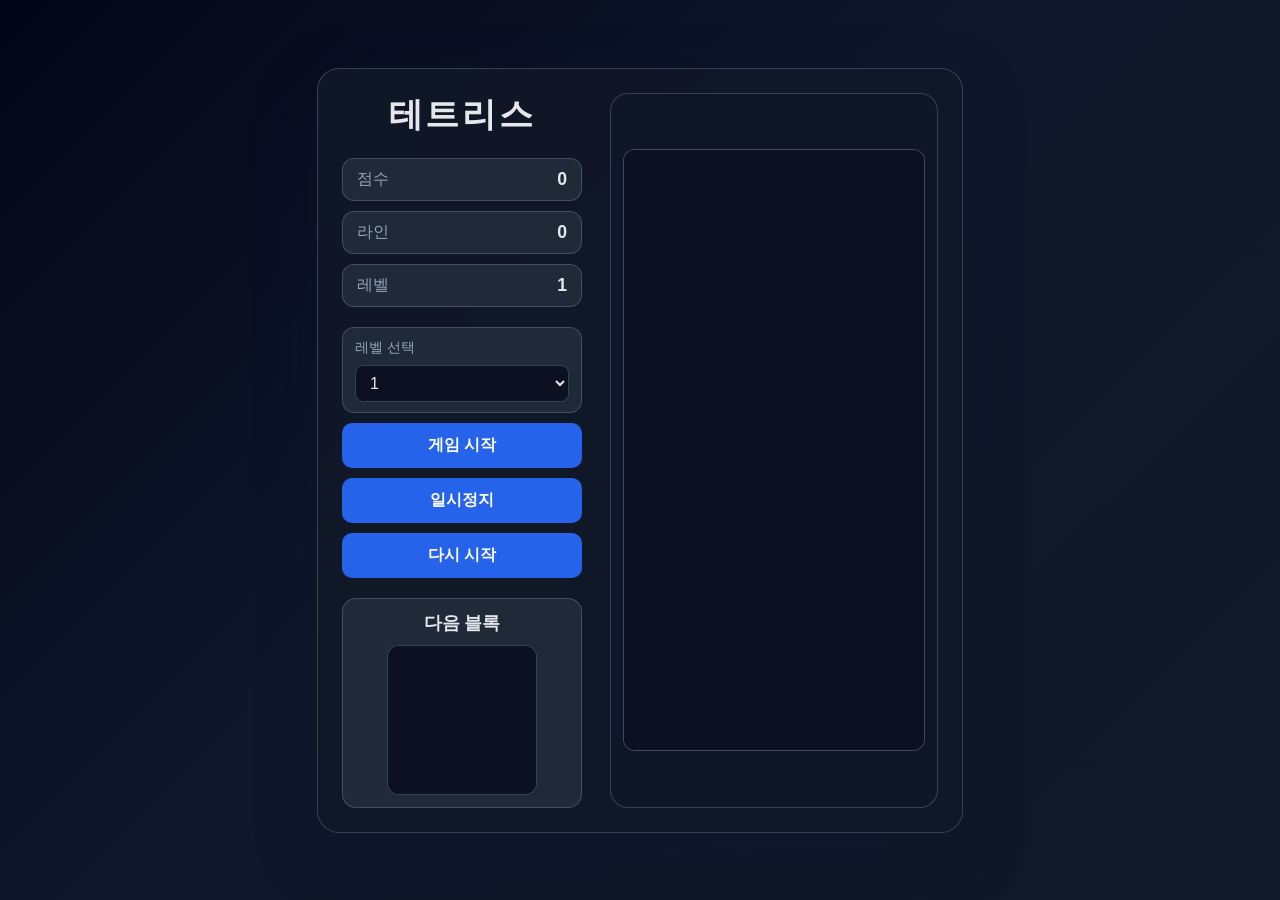
<file: Game01/index.html>
<!DOCTYPE html>
<html lang="ko">
  <head>
    <meta charset="UTF-8" />
    <meta name="viewport" content="width=device-width, initial-scale=1.0" />
    <title>테트리스</title>
    <link rel="stylesheet" href="style.css" />
  </head>
  <body>
    <div class="app">
      <aside class="sidebar">
        <h1>테트리스</h1>

        <div class="stats">
          <div class="stat-box">
            <span>점수</span>
            <strong id="score">0</strong>
          </div>
          <div class="stat-box">
            <span>라인</span>
            <strong id="lines">0</strong>
          </div>
          <div class="stat-box">
            <span>레벨</span>
            <strong id="level">1</strong>
          </div>
        </div>

        <div class="controls">
          <div class="level-picker">
            <label for="level-select">레벨 선택</label>
            <select id="level-select">
              <option value="1">1</option>
              <option value="2">2</option>
              <option value="3">3</option>
              <option value="4">4</option>
              <option value="5">5</option>
              <option value="6">6</option>
              <option value="7">7</option>
              <option value="8">8</option>
              <option value="9">9</option>
            </select>
          </div>

          <button id="start-btn" type="button">게임 시작</button>
          <button id="pause-btn" type="button">일시정지</button>
          <button id="restart-btn" type="button">다시 시작</button>
        </div>

        <div class="preview-box">
          <h2>다음 블록</h2>
          <canvas id="next" width="150" height="150"></canvas>
        </div>
      </aside>

      <main class="game-panel">
        <canvas id="board" width="300" height="600" aria-label="테트리스 게임 보드"></canvas>
      </main>
    </div>

    <script src="script.js"></script>
  </body>
</html>
</file>
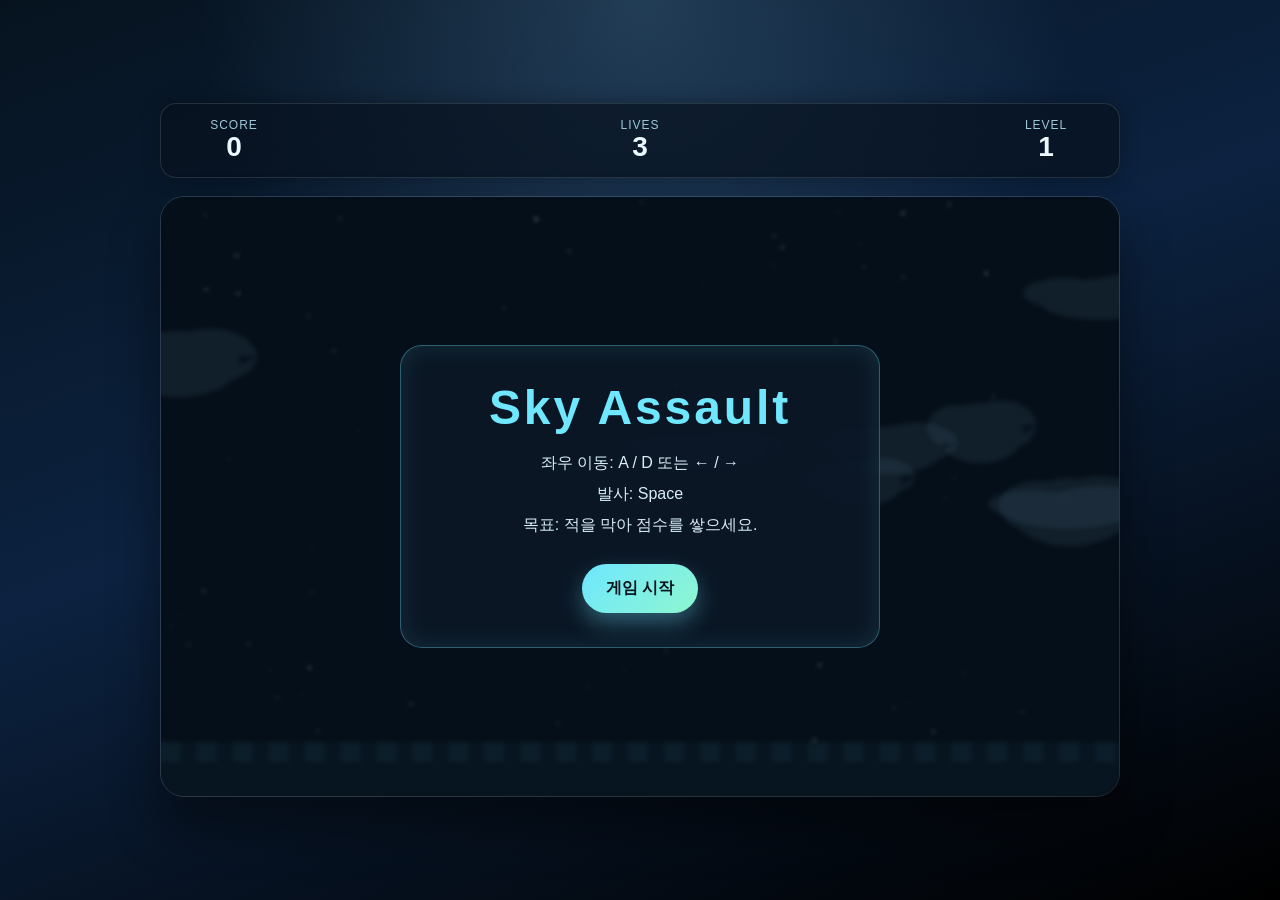
<file: game02/index.html>
<!DOCTYPE html>
<html lang="ko">
  <head>
    <meta charset="UTF-8" />
    <meta name="viewport" content="width=device-width, initial-scale=1.0" />
    <title>Sky Assault</title>
    <link rel="stylesheet" href="style.css" />
  </head>
  <body>
    <div class="page">
      <header class="hud">
        <div class="hud-item">
          <span class="label">Score</span>
          <span id="score">0</span>
        </div>
        <div class="hud-item">
          <span class="label">Lives</span>
          <span id="lives">3</span>
        </div>
        <div class="hud-item">
          <span class="label">Level</span>
          <span id="level">1</span>
        </div>
      </header>

      <div class="game-shell">
        <canvas id="gameCanvas" width="960" height="600"></canvas>

        <div id="overlay" class="overlay visible">
          <div class="panel">
            <h1>Sky Assault</h1>
            <p>좌우 이동: A / D 또는 ← / →</p>
            <p>발사: Space</p>
            <p>목표: 적을 막아 점수를 쌓으세요.</p>
            <button id="startBtn">게임 시작</button>
          </div>
        </div>
      </div>
    </div>

    <script src="script.js"></script>
  </body>
</html>
</file>
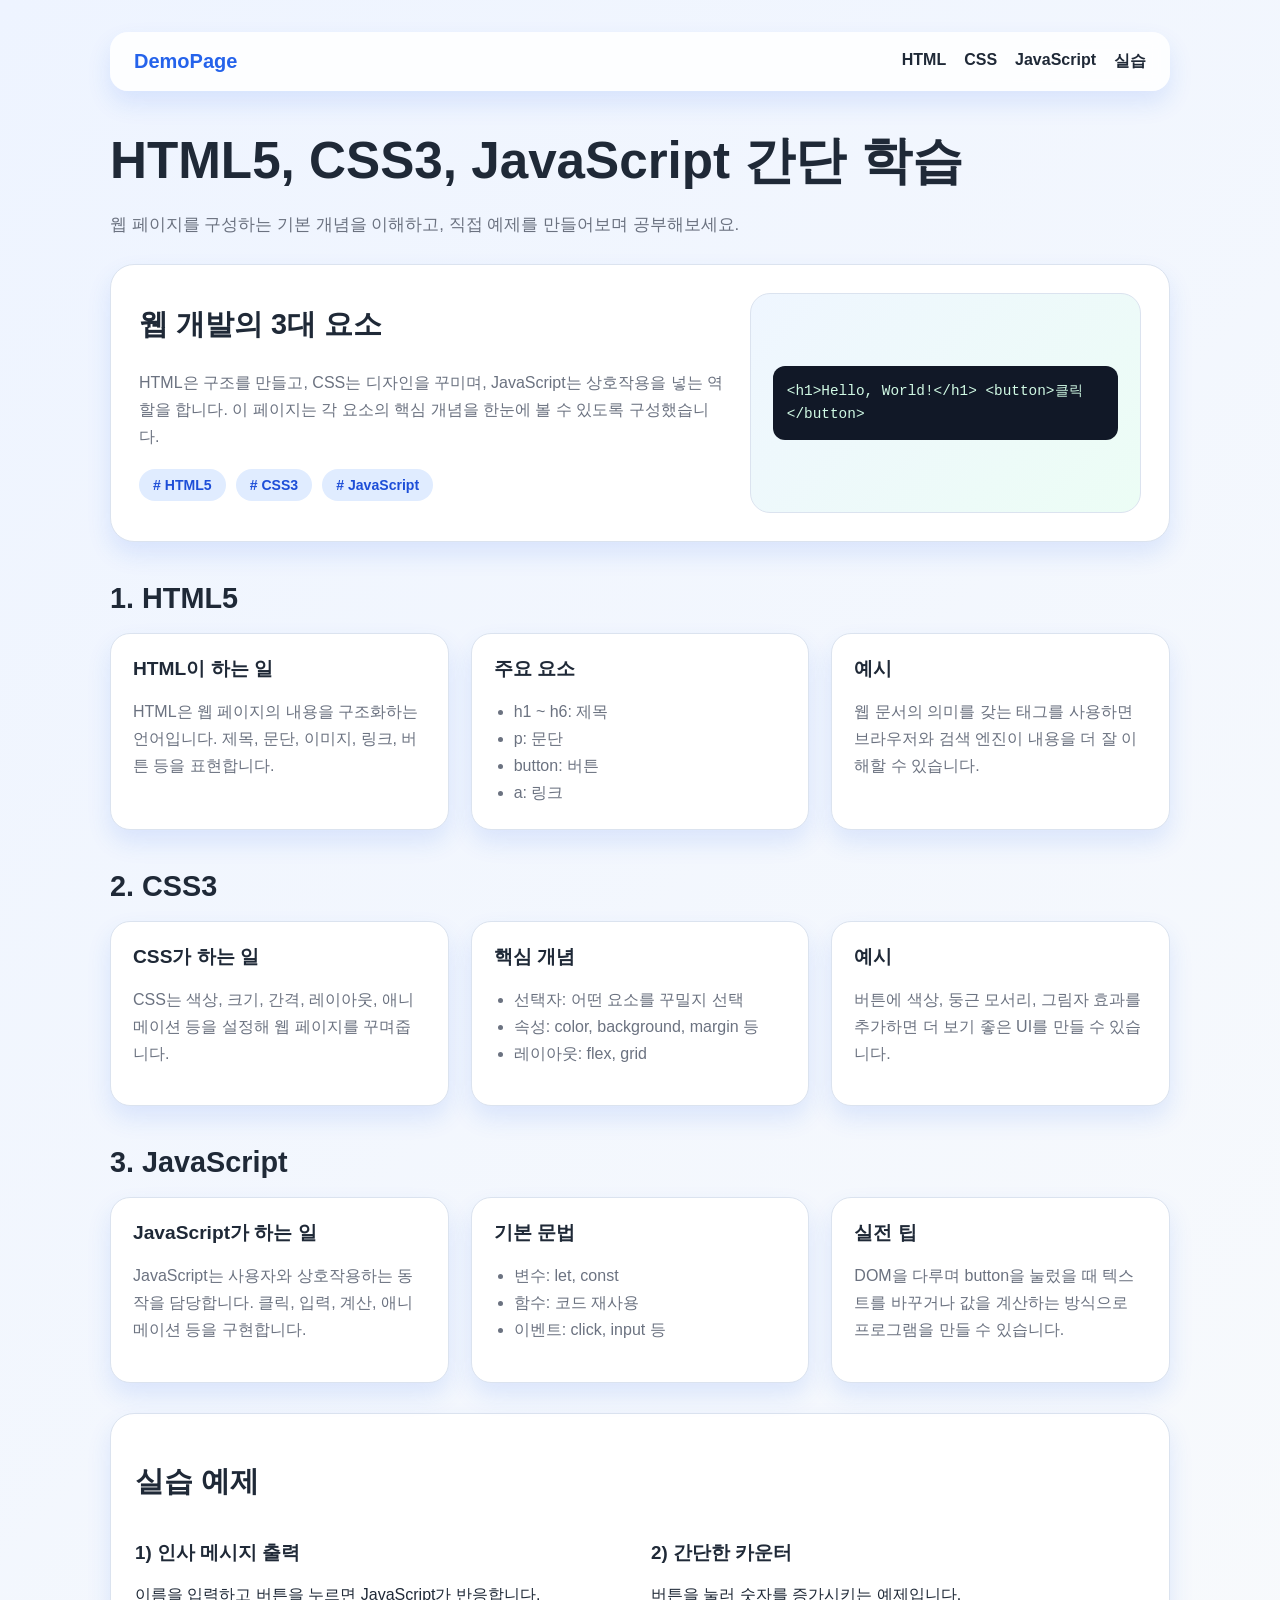
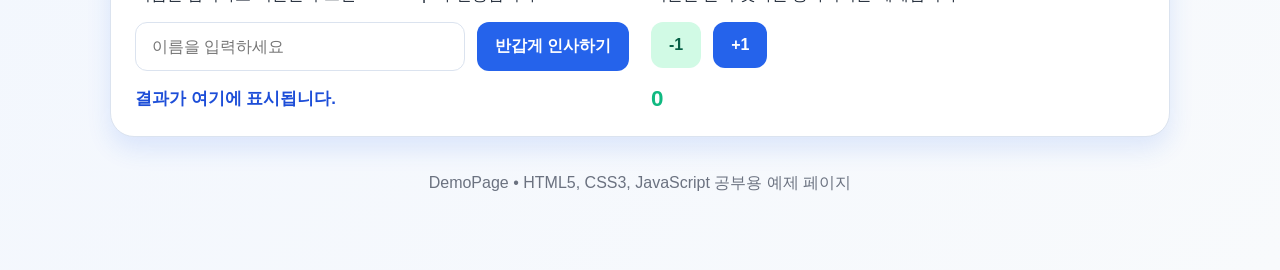
<file: DemoPage.html>
<!DOCTYPE html>
<html lang="ko">
<head>
  <meta charset="UTF-8" />
  <meta name="viewport" content="width=device-width, initial-scale=1.0" />
  <title>DemoPage</title>
  <style>
    :root {
      --bg: #f4f7fb;
      --panel: #ffffff;
      --primary: #2563eb;
      --primary-dark: #1d4ed8;
      --accent: #10b981;
      --text: #1f2937;
      --muted: #6b7280;
      --border: #dbe3ef;
      --shadow: 0 12px 24px rgba(37, 99, 235, 0.12);
    }

    * { box-sizing: border-box; }

    body {
      margin: 0;
      font-family: Arial, Helvetica, sans-serif;
      background: linear-gradient(135deg, #eef4ff, #f8fafc);
      color: var(--text);
    }

    .container {
      max-width: 1100px;
      margin: 0 auto;
      padding: 32px 20px 60px;
    }

    .topbar {
      display: flex;
      justify-content: space-between;
      align-items: center;
      background: rgba(255,255,255,0.85);
      backdrop-filter: blur(8px);
      padding: 18px 24px;
      border-radius: 18px;
      box-shadow: var(--shadow);
      position: sticky;
      top: 16px;
      z-index: 10;
    }

    .brand {
      font-size: 1.25rem;
      font-weight: 700;
      color: var(--primary);
    }

    nav {
      display: flex;
      gap: 18px;
      flex-wrap: wrap;
    }

    nav a {
      text-decoration: none;
      color: var(--text);
      font-weight: 600;
    }

    h1 {
      margin: 36px 0 10px;
      font-size: clamp(2rem, 4vw, 3.3rem);
    }

    .subtitle {
      color: var(--muted);
      font-size: 1.05rem;
      margin-bottom: 28px;
    }

    .hero {
      background: var(--panel);
      border: 1px solid var(--border);
      border-radius: 24px;
      box-shadow: var(--shadow);
      padding: 28px;
      display: grid;
      grid-template-columns: 1.2fr 0.8fr;
      gap: 24px;
      align-items: center;
    }

    .hero h2 {
      margin-top: 0;
      font-size: 1.8rem;
    }

    .hero p {
      color: var(--muted);
      line-height: 1.7;
    }

    .chip-group {
      display: flex;
      flex-wrap: wrap;
      gap: 10px;
      margin-top: 18px;
    }

    .chip {
      background: #e0ecff;
      color: var(--primary-dark);
      border-radius: 999px;
      padding: 8px 14px;
      font-weight: 700;
      font-size: 0.88rem;
    }

    .demo-box {
      background: linear-gradient(135deg, #eff6ff, #ecfdf5);
      border-radius: 20px;
      border: 1px solid var(--border);
      padding: 22px;
      min-height: 220px;
      display: flex;
      flex-direction: column;
      justify-content: center;
      gap: 16px;
    }

    .code-preview {
      background: #111827;
      color: #d1fae5;
      border-radius: 12px;
      padding: 14px;
      font-family: Consolas, monospace;
      font-size: 0.9rem;
      line-height: 1.6;
      overflow: auto;
    }

    .section {
      margin-top: 40px;
    }

    .section-title {
      font-size: 1.8rem;
      margin-bottom: 18px;
    }

    .cards {
      display: grid;
      grid-template-columns: repeat(3, minmax(0, 1fr));
      gap: 22px;
    }

    .card {
      background: var(--panel);
      border: 1px solid var(--border);
      border-radius: 20px;
      padding: 22px;
      box-shadow: var(--shadow);
    }

    .card h3 {
      margin-top: 0;
      margin-bottom: 10px;
      font-size: 1.2rem;
    }

    .card p,
    .card li {
      color: var(--muted);
      line-height: 1.7;
    }

    .card ul {
      padding-left: 20px;
      margin-bottom: 0;
    }

    .examples {
      margin-top: 30px;
      background: var(--panel);
      border-radius: 24px;
      border: 1px solid var(--border);
      box-shadow: var(--shadow);
      padding: 24px;
    }

    .example-grid {
      display: grid;
      grid-template-columns: 1fr 1fr;
      gap: 22px;
      margin-top: 20px;
    }

    .input-area {
      display: flex;
      gap: 12px;
      margin-top: 16px;
      flex-wrap: wrap;
    }

    input[type="text"] {
      flex: 1;
      min-width: 180px;
      padding: 14px 16px;
      border: 1px solid var(--border);
      border-radius: 12px;
      font-size: 1rem;
    }

    button {
      border: none;
      border-radius: 12px;
      padding: 14px 18px;
      font-size: 1rem;
      font-weight: 700;
      cursor: pointer;
      transition: transform 0.2s ease, opacity 0.2s ease;
    }

    button:hover {
      transform: translateY(-1px);
      opacity: 0.96;
    }

    .primary-btn {
      background: var(--primary);
      color: white;
    }

    .secondary-btn {
      background: #d1fae5;
      color: #065f46;
    }

    .result {
      margin-top: 16px;
      font-size: 1.05rem;
      font-weight: 600;
      color: var(--primary-dark);
      min-height: 24px;
    }

    .counter {
      margin-top: 18px;
      font-weight: 700;
      font-size: 1.4rem;
      color: var(--accent);
    }

    footer {
      text-align: center;
      color: var(--muted);
      margin-top: 36px;
      padding-bottom: 16px;
    }

    @media (max-width: 900px) {
      .hero,
      .example-grid,
      .cards {
        grid-template-columns: 1fr;
      }

      .topbar {
        flex-direction: column;
        gap: 12px;
      }
    }
  </style>
</head>
<body>
  <div class="container">
    <header class="topbar">
      <div class="brand">DemoPage</div>
      <nav>
        <a href="#html">HTML</a>
        <a href="#css">CSS</a>
        <a href="#js">JavaScript</a>
        <a href="#demo">실습</a>
      </nav>
    </header>

    <h1>HTML5, CSS3, JavaScript 간단 학습</h1>
    <p class="subtitle">
      웹 페이지를 구성하는 기본 개념을 이해하고, 직접 예제를 만들어보며 공부해보세요.
    </p>

    <section class="hero">
      <div>
        <h2>웹 개발의 3대 요소</h2>
        <p>
          HTML은 구조를 만들고, CSS는 디자인을 꾸미며, JavaScript는 상호작용을 넣는 역할을 합니다.
          이 페이지는 각 요소의 핵심 개념을 한눈에 볼 수 있도록 구성했습니다.
        </p>
        <div class="chip-group">
          <span class="chip"># HTML5</span>
          <span class="chip"># CSS3</span>
          <span class="chip"># JavaScript</span>
        </div>
      </div>
      <div class="demo-box">
        <div class="code-preview">
&lt;h1&gt;Hello, World!&lt;/h1&gt;
&lt;button&gt;클릭&lt;/button&gt;
        </div>
      </div>
    </section>

    <section class="section" id="html">
      <h2 class="section-title">1. HTML5</h2>
      <div class="cards">
        <article class="card">
          <h3>HTML이 하는 일</h3>
          <p>
            HTML은 웹 페이지의 내용을 구조화하는 언어입니다. 제목, 문단, 이미지, 링크, 버튼 등을 표현합니다.
          </p>
        </article>
        <article class="card">
          <h3>주요 요소</h3>
          <ul>
            <li>h1 ~ h6: 제목</li>
            <li>p: 문단</li>
            <li>button: 버튼</li>
            <li>a: 링크</li>
          </ul>
        </article>
        <article class="card">
          <h3>예시</h3>
          <p>
            웹 문서의 의미를 갖는 태그를 사용하면 브라우저와 검색 엔진이 내용을 더 잘 이해할 수 있습니다.
          </p>
        </article>
      </div>
    </section>

    <section class="section" id="css">
      <h2 class="section-title">2. CSS3</h2>
      <div class="cards">
        <article class="card">
          <h3>CSS가 하는 일</h3>
          <p>
            CSS는 색상, 크기, 간격, 레이아웃, 애니메이션 등을 설정해 웹 페이지를 꾸며줍니다.
          </p>
        </article>
        <article class="card">
          <h3>핵심 개념</h3>
          <ul>
            <li>선택자: 어떤 요소를 꾸밀지 선택</li>
            <li>속성: color, background, margin 등</li>
            <li>레이아웃: flex, grid</li>
          </ul>
        </article>
        <article class="card">
          <h3>예시</h3>
          <p>
            버튼에 색상, 둥근 모서리, 그림자 효과를 추가하면 더 보기 좋은 UI를 만들 수 있습니다.
          </p>
        </article>
      </div>
    </section>

    <section class="section" id="js">
      <h2 class="section-title">3. JavaScript</h2>
      <div class="cards">
        <article class="card">
          <h3>JavaScript가 하는 일</h3>
          <p>
            JavaScript는 사용자와 상호작용하는 동작을 담당합니다. 클릭, 입력, 계산, 애니메이션 등을 구현합니다.
          </p>
        </article>
        <article class="card">
          <h3>기본 문법</h3>
          <ul>
            <li>변수: let, const</li>
            <li>함수: 코드 재사용</li>
            <li>이벤트: click, input 등</li>
          </ul>
        </article>
        <article class="card">
          <h3>실전 팁</h3>
          <p>
            DOM을 다루며 button을 눌렀을 때 텍스트를 바꾸거나 값을 계산하는 방식으로 프로그램을 만들 수 있습니다.
          </p>
        </article>
      </div>
    </section>

    <section class="examples" id="demo">
      <h2 class="section-title">실습 예제</h2>
      <div class="example-grid">
        <div>
          <h3>1) 인사 메시지 출력</h3>
          <p>이름을 입력하고 버튼을 누르면 JavaScript가 반응합니다.</p>
          <div class="input-area">
            <input id="nameInput" type="text" placeholder="이름을 입력하세요" />
            <button class="primary-btn" id="greetBtn">반갑게 인사하기</button>
          </div>
          <div id="greetResult" class="result">결과가 여기에 표시됩니다.</div>
        </div>

        <div>
          <h3>2) 간단한 카운터</h3>
          <p>버튼을 눌러 숫자를 증가시키는 예제입니다.</p>
          <div class="input-area">
            <button class="secondary-btn" id="minusBtn">-1</button>
            <button class="primary-btn" id="plusBtn">+1</button>
          </div>
          <div id="counter" class="counter">0</div>
        </div>
      </div>
    </section>

    <footer>
      DemoPage • HTML5, CSS3, JavaScript 공부용 예제 페이지
    </footer>
  </div>

  <script>
    const nameInput = document.getElementById('nameInput');
    const greetBtn = document.getElementById('greetBtn');
    const greetResult = document.getElementById('greetResult');
    const plusBtn = document.getElementById('plusBtn');
    const minusBtn = document.getElementById('minusBtn');
    const counter = document.getElementById('counter');

    let count = 0;

    greetBtn.addEventListener('click', () => {
      const name = nameInput.value.trim();

      if (name === '') {
        greetResult.textContent = '이름을 입력해 주세요!';
        return;
      }

      greetResult.textContent = `${name}님, 환영합니다! JavaScript 실습에 성공했어요.`;
    });

    plusBtn.addEventListener('click', () => {
      count += 1;
      counter.textContent = count;
    });

    minusBtn.addEventListener('click', () => {
      count -= 1;
      counter.textContent = count;
    });
  </script>
</body>
</html>
</file>
<file: Game01/style.css>
:root {
  --bg: #0f172a;
  --panel: #111827;
  --panel-2: #1f2937;
  --text: #e5e7eb;
  --muted: #94a3b8;
  --accent: #38bdf8;
  --button: #2563eb;
  --button-hover: #1d4ed8;
  --border: rgba(148, 163, 184, 0.3);
}

* {
  box-sizing: border-box;
}

body {
  margin: 0;
  min-height: 100vh;
  display: flex;
  justify-content: center;
  align-items: center;
  background: linear-gradient(135deg, #020617, #0f172a 45%, #111827);
  color: var(--text);
  font-family: "Segoe UI", Tahoma, Geneva, Verdana, sans-serif;
}

.app {
  display: flex;
  gap: 28px;
  padding: 24px;
  border-radius: 22px;
  background: rgba(17, 24, 39, 0.9);
  border: 1px solid var(--border);
  box-shadow: 0 22px 60px rgba(15, 23, 42, 0.45);
}

.sidebar {
  width: 240px;
  display: flex;
  flex-direction: column;
  gap: 20px;
}

h1 {
  margin: 0;
  font-size: 2.1rem;
  letter-spacing: 0.08em;
  text-align: center;
}

.stats {
  display: grid;
  gap: 10px;
}

.stat-box {
  display: flex;
  justify-content: space-between;
  align-items: center;
  padding: 10px 14px;
  border-radius: 12px;
  background: var(--panel-2);
  border: 1px solid var(--border);
}

.stat-box span {
  color: var(--muted);
}

.stat-box strong {
  font-size: 1.1rem;
}

.controls {
  display: grid;
  gap: 10px;
}

.level-picker {
  display: grid;
  gap: 8px;
  padding: 10px 12px;
  border-radius: 12px;
  background: var(--panel-2);
  border: 1px solid var(--border);
}

.level-picker label {
  color: var(--muted);
  font-size: 0.9rem;
}

.level-picker select {
  width: 100%;
  border: 1px solid var(--border);
  border-radius: 8px;
  background: #0b1120;
  color: var(--text);
  padding: 8px 10px;
  font-size: 1rem;
}

button {
  border: none;
  border-radius: 10px;
  padding: 12px 14px;
  font-size: 1rem;
  font-weight: 600;
  background: var(--button);
  color: white;
  cursor: pointer;
  transition: background 0.2s ease, transform 0.15s ease;
}

button:hover {
  background: var(--button-hover);
}

button:active {
  transform: translateY(1px);
}

.preview-box {
  background: var(--panel-2);
  border: 1px solid var(--border);
  border-radius: 14px;
  padding: 12px;
}

.preview-box h2 {
  margin: 0 0 10px;
  font-size: 1.1rem;
  text-align: center;
}

#next {
  display: block;
  width: 150px;
  height: 150px;
  margin: 0 auto;
  border-radius: 12px;
  background: rgba(15, 23, 42, 0.8);
  border: 1px solid var(--border);
}

.game-panel {
  display: flex;
  justify-content: center;
  align-items: center;
  border-radius: 18px;
  background: rgba(15, 23, 42, 0.75);
  border: 1px solid var(--border);
  padding: 12px;
}

#board {
  display: block;
  background: #0b1120;
  border-radius: 12px;
  border: 1px solid rgba(148, 163, 184, 0.4);
}

@media (max-width: 900px) {
  .app {
    flex-direction: column;
    align-items: center;
  }

  .sidebar {
    width: 100%;
    max-width: 360px;
  }
}
</file>
<file: game02/style.css>
:root {
  --bg-1: #06131f;
  --bg-2: #0c2240;
  --accent: #6ee7ff;
  --accent-2: #b58bff;
  --danger: #ff6b6b;
  --text: #eaf8ff;
  --panel: rgba(10, 22, 36, 0.8);
  --panel-border: rgba(110, 231, 255, 0.35);
}

* {
  box-sizing: border-box;
}

body {
  margin: 0;
  min-height: 100vh;
  display: flex;
  align-items: center;
  justify-content: center;
  background:
    radial-gradient(circle at top, rgba(136, 204, 255, 0.2), transparent 40%),
    linear-gradient(160deg, var(--bg-1), var(--bg-2) 45%, #000);
  font-family: Arial, Helvetica, sans-serif;
  color: var(--text);
}

.page {
  width: min(100%, 1100px);
  padding: 24px;
}

.hud {
  display: flex;
  justify-content: space-between;
  align-items: center;
  gap: 18px;
  width: 100%;
  max-width: 960px;
  margin: 0 auto 18px;
  padding: 14px 18px;
  border-radius: 16px;
  background: rgba(8, 18, 30, 0.7);
  border: 1px solid rgba(255, 255, 255, 0.12);
  box-shadow: 0 0 20px rgba(0, 0, 0, 0.3);
}

.hud-item {
  display: flex;
  flex-direction: column;
  min-width: 110px;
  text-align: center;
}

.label {
  font-size: 12px;
  letter-spacing: 0.08em;
  text-transform: uppercase;
  color: #9dc8d8;
}

.hud-item span:last-child {
  font-size: 28px;
  font-weight: 700;
  line-height: 1.1;
}

.game-shell {
  position: relative;
  width: 100%;
  max-width: 960px;
  margin: 0 auto;
  border-radius: 24px;
  overflow: hidden;
  box-shadow: 0 30px 50px rgba(0, 0, 0, 0.45);
  border: 1px solid rgba(255, 255, 255, 0.14);
}

canvas {
  display: block;
  width: 100%;
  height: auto;
  background: linear-gradient(180deg, #0a1c2d 0%, #112c46 50%, #0e1a2d 100%);
}

.overlay {
  position: absolute;
  inset: 0;
  display: none;
  align-items: center;
  justify-content: center;
  background: rgba(5, 10, 18, 0.56);
  backdrop-filter: blur(2px);
}

.overlay.visible {
  display: flex;
}

.panel {
  width: min(90%, 480px);
  padding: 34px 28px;
  text-align: center;
  border-radius: 22px;
  background: rgba(12, 24, 38, 0.9);
  border: 1px solid var(--panel-border);
  box-shadow: inset 0 0 24px rgba(110, 231, 255, 0.12);
}

h1 {
  margin: 0 0 18px;
  font-size: clamp(2rem, 4vw, 3rem);
  letter-spacing: 0.06em;
  color: var(--accent);
}

.panel p {
  margin: 10px 0;
  color: #d9eff8;
  font-size: 1rem;
}

button {
  margin-top: 18px;
  padding: 14px 24px;
  border: none;
  border-radius: 999px;
  font-size: 1rem;
  font-weight: 700;
  color: #08141d;
  background: linear-gradient(135deg, var(--accent), #8ef6cf);
  box-shadow: 0 10px 22px rgba(110, 231, 255, 0.35);
  cursor: pointer;
  transition: transform 0.15s ease, box-shadow 0.15s ease;
}

button:hover {
  transform: translateY(-1px);
  box-shadow: 0 14px 28px rgba(110, 231, 255, 0.42);
}

@media (max-width: 700px) {
  .page {
    padding: 12px;
  }

  .hud {
    padding: 12px 10px;
    gap: 10px;
  }

  .hud-item {
    min-width: 80px;
  }

  .hud-item span:last-child {
    font-size: 20px;
  }
}
</file>
